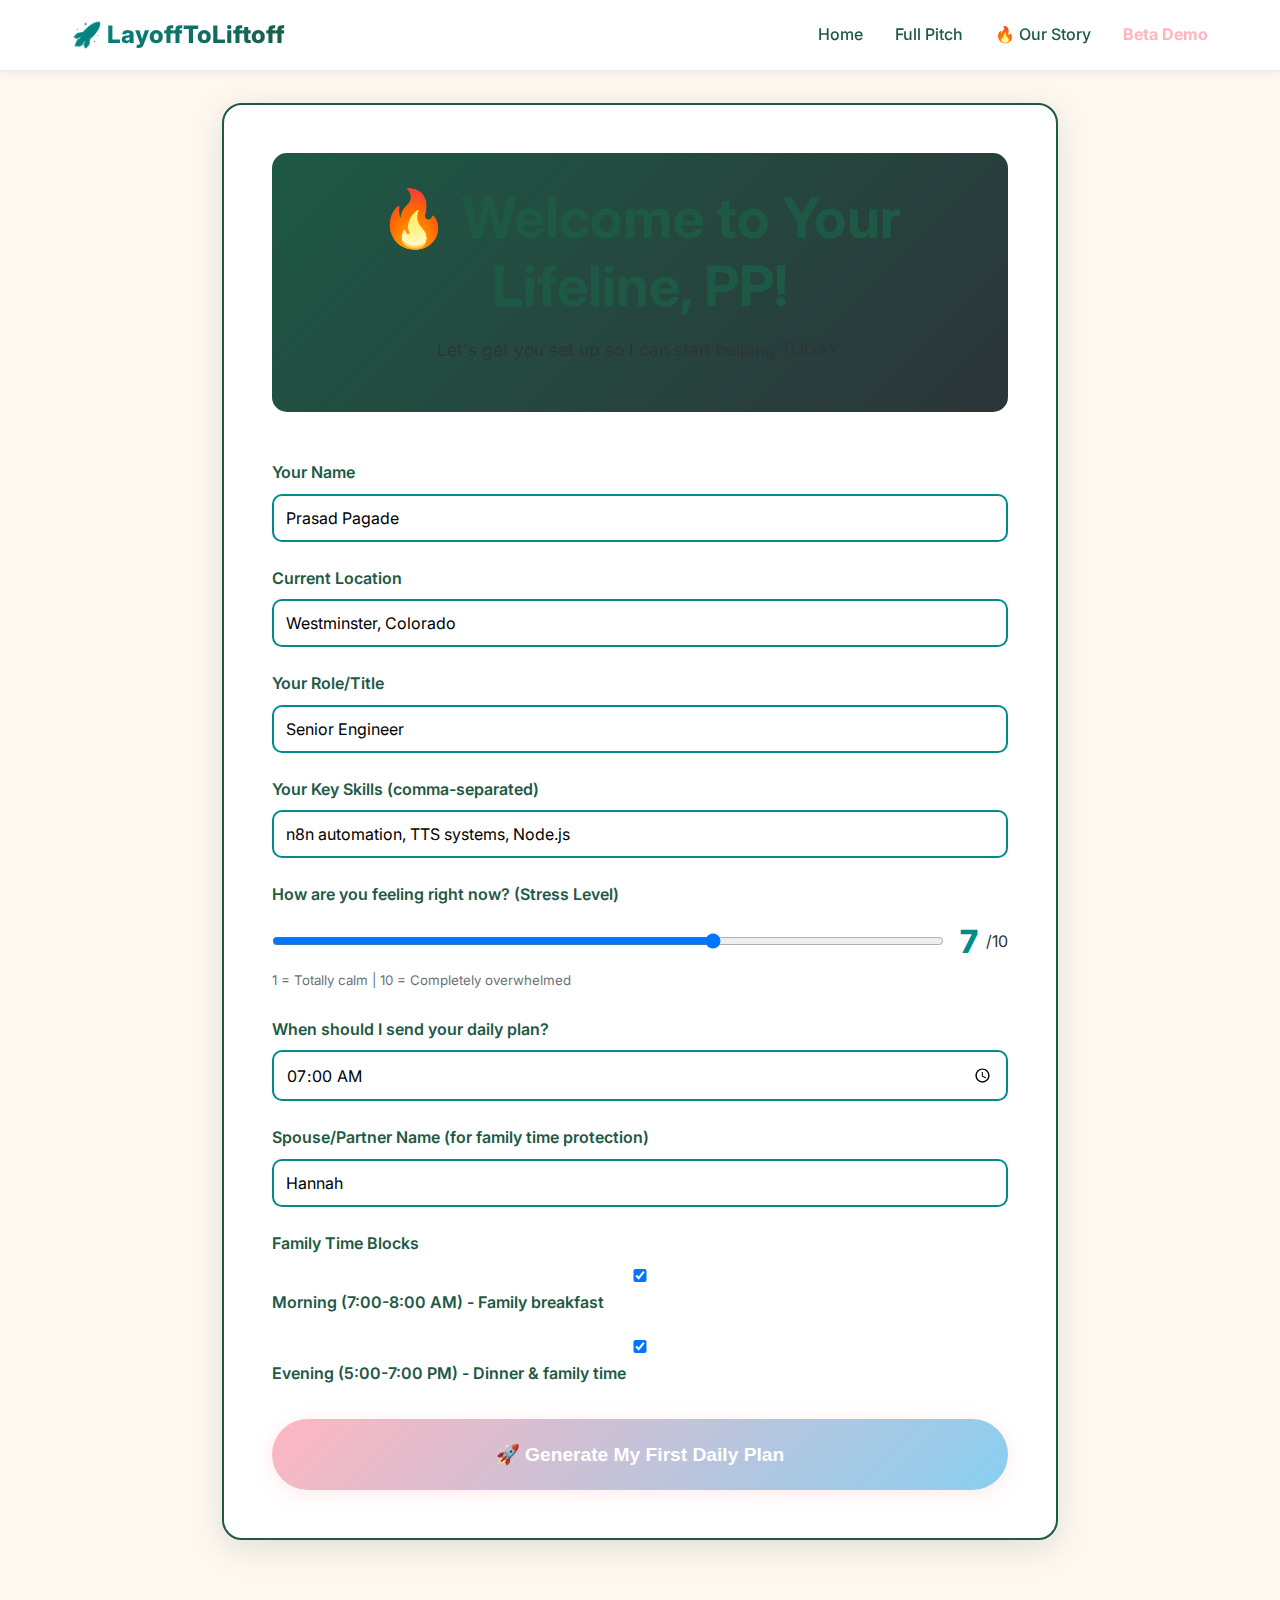
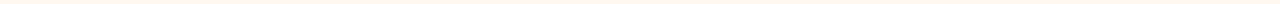
<file: demo.html>
<!DOCTYPE html>
<html lang="en">
<head>
    <meta charset="UTF-8">
    <meta name="viewport" content="width=device-width, initial-scale=1.0">
    <title>LayoffToLiftoff - Beta Demo</title>
    
    <!-- Fonts -->
    <link rel="preconnect" href="https://fonts.googleapis.com">
    <link rel="preconnect" href="https://fonts.gstatic.com" crossorigin>
    <link href="https://fonts.googleapis.com/css2?family=Inter:wght@400;500;600;700;800&display=swap" rel="stylesheet">
    
    <!-- Styles -->
    <link rel="stylesheet" href="css/main.css">
    <link rel="stylesheet" href="css/animations.css">
    
    <style>
        /* Demo-specific styles */
        .demo-container {
            max-width: 900px;
            margin: 0 auto;
            padding: 2rem;
        }
        
        .demo-step {
            background: var(--soft-white);
            border-radius: 20px;
            padding: 3rem;
            margin-bottom: 2rem;
            box-shadow: var(--shadow-lg);
            border: 2px solid var(--dark-viridian);
        }
        
        .demo-step.hidden {
            display: none;
        }
        
        .demo-header {
            text-align: center;
            margin-bottom: 3rem;
            padding: 2rem;
            background: var(--gradient-hero);
            color: var(--soft-white);
            border-radius: 15px;
        }
        
        .form-group {
            margin-bottom: 1.5rem;
        }
        
        .form-group label {
            display: block;
            font-weight: 600;
            margin-bottom: 0.5rem;
            color: var(--dark-viridian);
        }
        
        .form-group input,
        .form-group select,
        .form-group textarea {
            width: 100%;
            padding: 0.75rem;
            border: 2px solid var(--teal);
            border-radius: 10px;
            font-family: var(--font-main);
            font-size: 1rem;
        }
        
        .form-group input:focus,
        .form-group select:focus,
        .form-group textarea:focus {
            outline: none;
            border-color: var(--baby-pink);
        }
        
        .stress-slider {
            width: 100%;
            height: 8px;
            background: var(--gradient-pink-blue);
            border-radius: 5px;
            outline: none;
        }
        
        .stress-value {
            display: inline-block;
            font-size: 2rem;
            font-weight: 800;
            color: var(--teal);
            margin-left: 1rem;
        }
        
        .checkbox-group {
            display: flex;
            flex-direction: column;
            gap: 0.75rem;
        }
        
        .checkbox-label {
            display: flex;
            align-items: center;
            gap: 0.5rem;
            cursor: pointer;
        }
        
        .daily-plan {
            background: var(--dark-viridian);
            color: var(--soft-white);
            padding: 2rem;
            border-radius: 15px;
            font-family: 'Courier New', monospace;
            line-height: 1.8;
        }
        
        .plan-section {
            margin-bottom: 2rem;
            padding-bottom: 2rem;
            border-bottom: 1px solid rgba(255, 255, 255, 0.2);
        }
        
        .plan-section:last-child {
            border-bottom: none;
        }
        
        .plan-section h3 {
            color: var(--baby-pink);
            margin-bottom: 1rem;
        }
        
        .task-box {
            background: rgba(255, 255, 255, 0.1);
            padding: 1.5rem;
            border-radius: 10px;
            margin-bottom: 1rem;
            border-left: 4px solid var(--teal);
        }
        
        .schedule-item {
            display: flex;
            padding: 1rem;
            border-left: 3px solid var(--baby-blue);
            margin-bottom: 0.5rem;
        }
        
        .schedule-time {
            min-width: 150px;
            font-weight: 700;
            color: var(--baby-blue);
        }
        
        .locked-time {
            border-left-color: var(--baby-pink);
        }
        
        .locked-time .schedule-time {
            color: var(--baby-pink);
        }
        
        .progress-bar {
            height: 30px;
            background: var(--gradient-teal-viridian);
            border-radius: 15px;
            display: flex;
            align-items: center;
            justify-content: center;
            color: white;
            font-weight: 700;
        }
        
        .loading {
            text-align: center;
            padding: 3rem;
        }
        
        .loading-spinner {
            border: 4px solid var(--cream);
            border-top: 4px solid var(--teal);
            border-radius: 50%;
            width: 50px;
            height: 50px;
            animation: spin 1s linear infinite;
            margin: 0 auto 1rem;
        }
        
        @keyframes spin {
            0% { transform: rotate(0deg); }
            100% { transform: rotate(360deg); }
        }
    </style>
</head>
<body style="background: var(--cream);">
    
    <!-- NAVIGATION -->
    <nav>
        <div class="nav-container">
            <div class="logo">🚀 LayoffToLiftoff</div>
            <ul class="nav-links">
                <li><a href="index.html">Home</a></li>
                <li><a href="pitch.html">Full Pitch</a></li>
                <li><a href="battle.html">🔥 Our Story</a></li>
                <li><a href="demo.html" style="color: var(--baby-pink); font-weight: 700;">Beta Demo</a></li>
            </ul>
        </div>
    </nav>

    <div class="demo-container">
        
        <!-- STEP 1: WELCOME & SETUP -->
        <div id="step1" class="demo-step">
            <div class="demo-header">
                <h1>🔥 Welcome to Your Lifeline, PP!</h1>
                <p>Let's get you set up so I can start helping TODAY.</p>
            </div>
            
            <div class="form-group">
                <label>Your Name</label>
                <input type="text" id="userName" value="Prasad Pagade" placeholder="Enter your name">
            </div>
            
            <div class="form-group">
                <label>Current Location</label>
                <input type="text" id="userLocation" value="Westminster, Colorado" placeholder="City, State">
            </div>
            
            <div class="form-group">
                <label>Your Role/Title</label>
                <input type="text" id="userRole" value="Senior Engineer" placeholder="e.g., Senior Engineer">
            </div>
            
            <div class="form-group">
                <label>Your Key Skills (comma-separated)</label>
                <input type="text" id="userSkills" value="n8n automation, TTS systems, Node.js" placeholder="e.g., Python, AWS, Machine Learning">
            </div>
            
            <div class="form-group">
                <label>How are you feeling right now? (Stress Level)</label>
                <div style="display: flex; align-items: center;">
                    <input type="range" min="1" max="10" value="7" id="stressLevel" class="stress-slider">
                    <span class="stress-value" id="stressValue">7</span>
                    <span style="margin-left: 0.5rem;">/10</span>
                </div>
                <small style="color: var(--charcoal); opacity: 0.7;">1 = Totally calm | 10 = Completely overwhelmed</small>
            </div>
            
            <div class="form-group">
                <label>When should I send your daily plan?</label>
                <input type="time" id="planTime" value="07:00">
            </div>
            
            <div class="form-group">
                <label>Spouse/Partner Name (for family time protection)</label>
                <input type="text" id="spouseName" value="Hannah" placeholder="Optional">
            </div>
            
            <div class="form-group">
                <label>Family Time Blocks</label>
                <div class="checkbox-group">
                    <label class="checkbox-label">
                        <input type="checkbox" checked> Morning (7:00-8:00 AM) - Family breakfast
                    </label>
                    <label class="checkbox-label">
                        <input type="checkbox" checked> Evening (5:00-7:00 PM) - Dinner & family time
                    </label>
                </div>
            </div>
            
            <button class="btn btn-primary" onclick="generatePlan()" style="width: 100%; font-size: 1.2rem; padding: 1.5rem;">
                🚀 Generate My First Daily Plan
            </button>
        </div>
        
        <!-- STEP 2: LOADING -->
        <div id="step2" class="demo-step hidden">
            <div class="loading">
                <div class="loading-spinner"></div>
                <h2>Generating Your Personalized Daily Plan...</h2>
                <p>Analyzing your situation, scanning jobs, creating your custom plan...</p>
            </div>
        </div>
        
        <!-- STEP 3: DAILY PLAN -->
        <div id="step3" class="demo-step hidden">
            <div class="demo-header">
                <h2>📊 Your Daily Liftoff Plan - Day 1</h2>
                <p>Generated just for you at <span id="displayTime">7:00 AM</span></p>
            </div>
            
            <div class="daily-plan" id="dailyPlan">
                <!-- Plan will be generated here -->
            </div>
            
            <div style="margin-top: 2rem; text-align: center;">
                <button class="btn btn-secondary" onclick="showStep(1)" style="margin-right: 1rem;">
                    ← Edit My Info
                </button>
                <button class="btn btn-primary" onclick="alert('🎉 Beta launches soon! Join the waitlist at LayoffToLiftoff.com')">
                    Sign Up for Beta →
                </button>
            </div>
        </div>
        
    </div>

    <!-- DEMO SCRIPT -->
    <script>
        // Update stress value display
        document.getElementById('stressLevel').addEventListener('input', function() {
            document.getElementById('stressValue').textContent = this.value;
        });
        
        function showStep(stepNumber) {
            document.getElementById('step1').classList.add('hidden');
            document.getElementById('step2').classList.add('hidden');
            document.getElementById('step3').classList.add('hidden');
            document.getElementById('step' + stepNumber).classList.remove('hidden');
            window.scrollTo(0, 0);
        }
        
        function generatePlan() {
            // Get form values
            const userName = document.getElementById('userName').value;
            const userRole = document.getElementById('userRole').value;
            const userSkills = document.getElementById('userSkills').value;
            const stressLevel = document.getElementById('stressLevel').value;
            const spouseName = document.getElementById('spouseName').value;
            const planTime = document.getElementById('planTime').value;
            
            // Show loading
            showStep(2);
            
            // Simulate AI generation (2 seconds)
            setTimeout(() => {
                // Generate plan
                const plan = `
━━━━━━━━━━━━━━━━━━━━━━━━━━━━━━━━━━━━━
Good morning ${userName}!

Today is your FIRST day of Liftoff.
Let's make it count. You do 2 hours of work.
I handle the rest.

━━━━━━━━━━━━━━━━━━━━━━━━━━━━━━━━━━━━━

�� YOUR 3 TASKS TODAY:

<div class="task-box">
<strong>TASK 1: Apply to Senior Automation Engineer Role</strong><br>
Company: TechCorp (Remote)<br>
Why: Perfect match - they need ${userSkills.split(',')[0]} expertise<br>
Time: 45 minutes<br>
<a href="#" style="color: var(--baby-blue);">[View Job →]</a>
</div>

<div class="task-box">
<strong>TASK 2: Update LinkedIn Profile</strong><br>
Quick win to boost visibility<br>
New headline: "${userRole} | ${userSkills.split(',')[0]} Expert"<br>
Time: 10 minutes<br>
<a href="#" style="color: var(--baby-blue);">[Go to LinkedIn →]</a>
</div>

<div class="task-box">
<strong>TASK 3: Coffee Chat Outreach</strong><br>
Connect with former colleague in your field<br>
Message template provided<br>
Time: 15 minutes<br>
<a href="#" style="color: var(--baby-blue);">[See Message →]</a>
</div>

<strong>TOTAL TIME: 1 hour 10 minutes</strong><br>
Then you're DONE for the day!

━━━━━━━━━━━━━━━━━━━━━━━━━━━━━━━━━━━━━

⏰ YOUR SCHEDULE TODAY:

<div class="schedule-item locked-time">
    <div class="schedule-time">7:00-8:00 AM</div>
    <div>🔒 FAMILY BREAKFAST (LOCKED)<br>Time with ${spouseName} - No work allowed!</div>
</div>

<div class="schedule-item">
    <div class="schedule-time">9:00-10:30 AM</div>
    <div>💪 Your 3 Tasks<br>Focus mode: Complete & done</div>
</div>

<div class="schedule-item">
    <div class="schedule-time">10:30-11:30 AM</div>
    <div>☕ Break Time (MANDATORY)<br>Walk, coffee, NOT at computer</div>
</div>

<div class="schedule-item">
    <div class="schedule-time">11:30 AM</div>
    <div>🎉 YOU'RE DONE FOR THE DAY!<br>Seriously. Close the laptop. I've got the rest.</div>
</div>

<div class="schedule-item locked-time">
    <div class="schedule-time">5:00-7:00 PM</div>
    <div>🔒 FAMILY TIME (LOCKED)<br>Dinner with ${spouseName} - NO JOB SEARCH!</div>
</div>

━━━━━━━━━━━━━━━━━━━━━━━━━━━━━━━━━━━━━

✅ WHAT I'M HANDLING FOR YOU:

├── 🔍 Scanning 500+ jobs on LinkedIn, Indeed, Dice
├── 📊 Found 47 matches, filtered to 3 perfect ones
├── 👀 Monitoring your applications
├── 🔬 Researching companies (culture, red flags)
├── 📈 Updating your tracker automatically
└── 🚨 Watching for urgent opportunities

━━━━━━━━━━━━━━━━━━━━━━━━━━━━━━━━━━━━━

📊 YOUR PROGRESS:

Days into Liftoff: <strong>1</strong><br>
Current Stress: <strong>${stressLevel}/10</strong> ${stressLevel > 7 ? "(We'll help bring this down!)" : "(Great! Let's keep it here!)"}<br>
Applications Sent: <strong>0</strong> (let's fix that today!)<br>
Family Time Protected: <strong>YES!</strong> ✅

━━━━━━━━━━━━━━━━━━━━━━━━━━━━━━━━━━━━━

🚫 IMPORTANT MESSAGE:

${userName}, I know your brain.

Right now you want to:
- Open LinkedIn and scroll for hours
- Apply to 50 random jobs
- Research every company
- Worry about everything

<strong style="color: var(--baby-pink);">DON'T.</strong>

I'm watching ALL of that for you.
If something important happens, I'll tell you.

Do your 3 tasks. Then STOP.
Trust me. This works.

${spouseName} built this FOR you.
Let me help you.

- Your Liftoff AI 🚀

━━━━━━━━━━━━━━━━━━━━━━━━━━━━━━━━━━━━━
                `;
                
                document.getElementById('dailyPlan').innerHTML = plan;
                document.getElementById('displayTime').textContent = planTime;
                showStep(3);
            }, 2000);
        }
    </script>
    
</body>
</html>
</file>
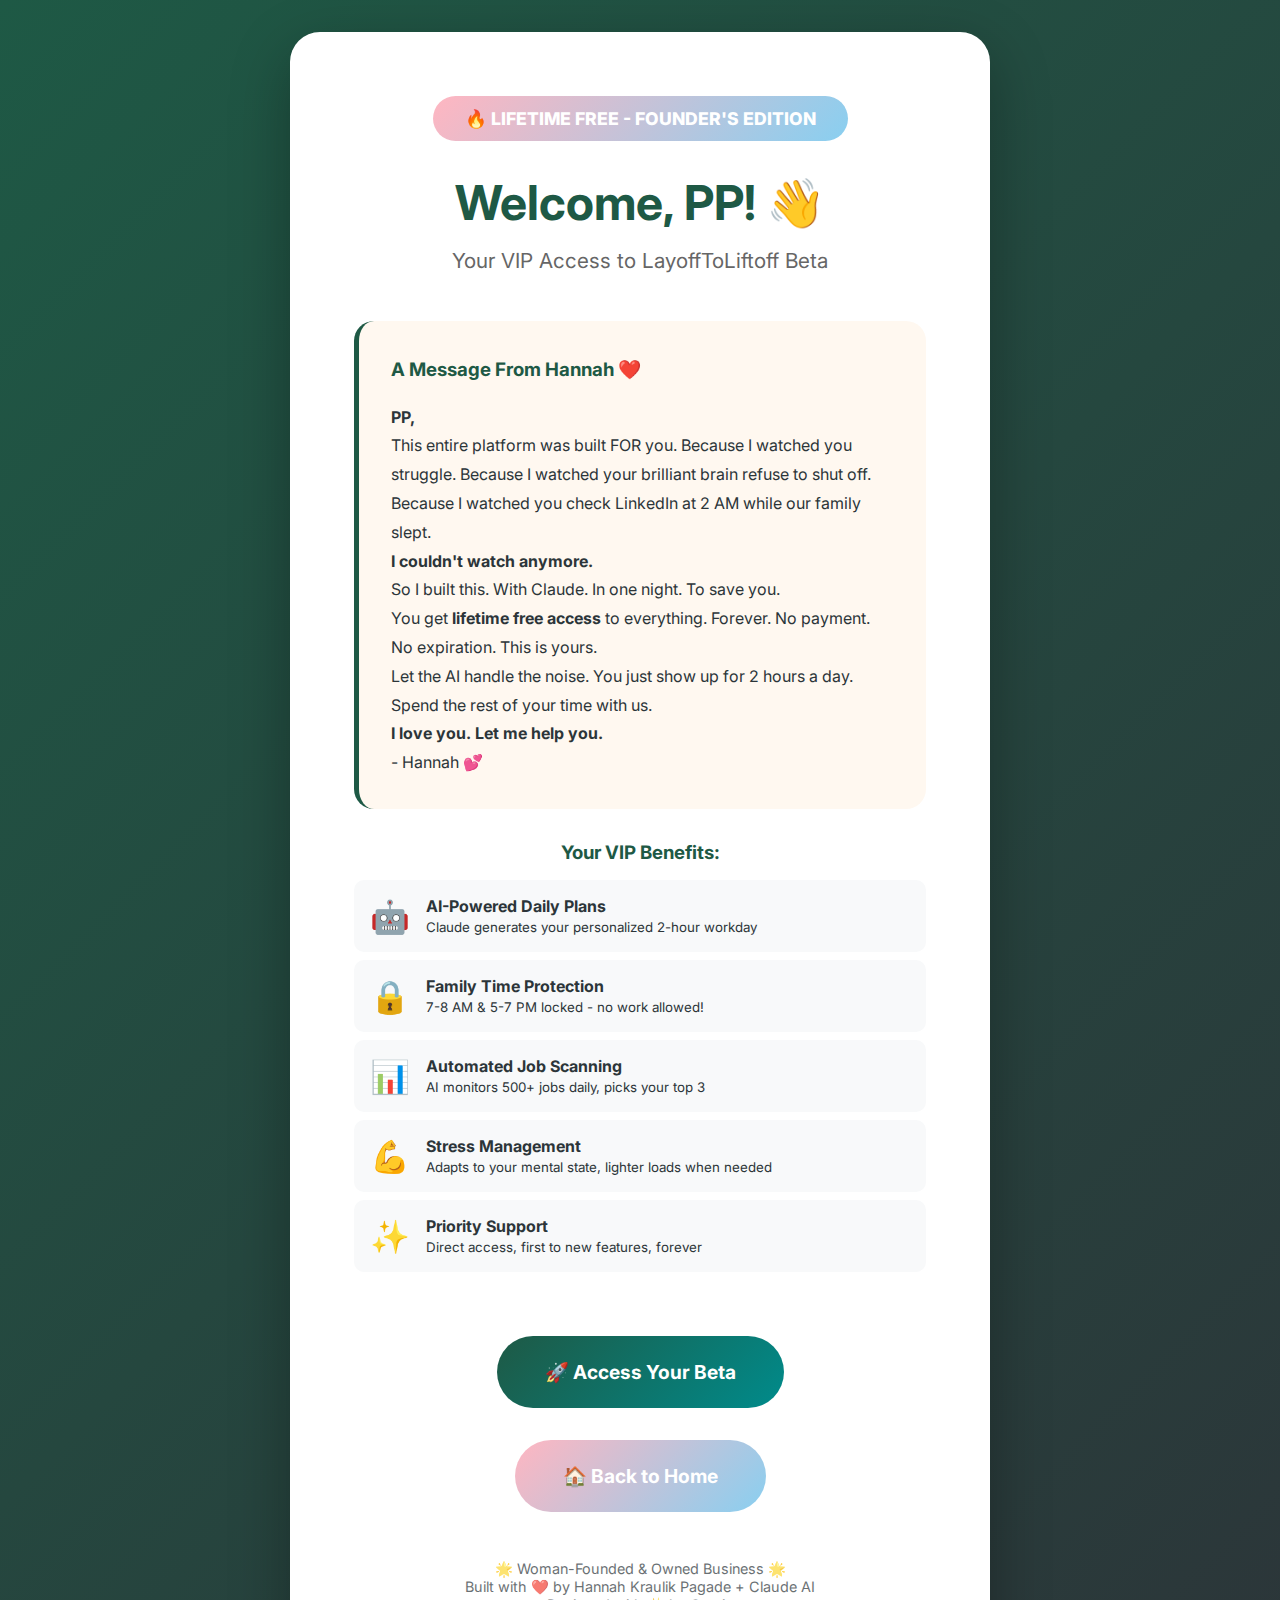
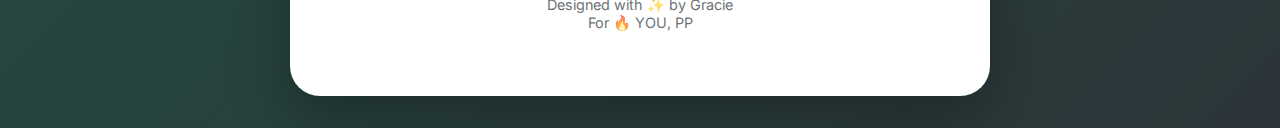
<file: vip.html>
<!DOCTYPE html>
<html lang="en">
<head>
    <meta charset="UTF-8">
    <meta name="viewport" content="width=device-width, initial-scale=1.0">
    <title>PP's VIP Access - LayoffToLiftoff</title>
    <link rel="preconnect" href="https://fonts.googleapis.com">
    <link href="https://fonts.googleapis.com/css2?family=Inter:wght@400;600;700;800&display=swap" rel="stylesheet">
    <style>
        * { margin: 0; padding: 0; box-sizing: border-box; }
        body {
            font-family: 'Inter', sans-serif;
            background: linear-gradient(135deg, #1E5945 0%, #2C3539 100%);
            color: white;
            min-height: 100vh;
            display: flex;
            align-items: center;
            justify-content: center;
            padding: 2rem;
        }
        .vip-container {
            max-width: 700px;
            background: white;
            color: #2C3539;
            border-radius: 30px;
            padding: 4rem;
            box-shadow: 0 20px 60px rgba(0,0,0,0.3);
            text-align: center;
        }
        .vip-badge {
            background: linear-gradient(135deg, #FFB6C1 0%, #89CFF0 100%);
            color: white;
            padding: 0.75rem 2rem;
            border-radius: 50px;
            display: inline-block;
            font-weight: 800;
            font-size: 1.1rem;
            margin-bottom: 2rem;
            animation: pulse 2s infinite;
        }
        @keyframes pulse {
            0%, 100% { transform: scale(1); }
            50% { transform: scale(1.05); }
        }
        h1 {
            font-size: 3rem;
            color: #1E5945;
            margin-bottom: 1rem;
        }
        .subtitle {
            font-size: 1.3rem;
            color: #666;
            margin-bottom: 3rem;
        }
        .message-box {
            background: #FFF8F0;
            padding: 2rem;
            border-radius: 20px;
            border-left: 5px solid #1E5945;
            text-align: left;
            margin: 2rem 0;
            line-height: 1.8;
        }
        .message-box h3 {
            color: #1E5945;
            margin-bottom: 1rem;
        }
        .btn {
            background: linear-gradient(135deg, #1E5945 0%, #008B8B 100%);
            color: white;
            padding: 1.5rem 3rem;
            border-radius: 50px;
            border: none;
            font-size: 1.2rem;
            font-weight: 700;
            cursor: pointer;
            text-decoration: none;
            display: inline-block;
            margin: 1rem 0.5rem;
            transition: transform 0.3s ease;
        }
        .btn:hover {
            transform: translateY(-3px);
        }
        .features {
            text-align: left;
            margin: 2rem 0;
        }
        .feature {
            padding: 1rem;
            margin: 0.5rem 0;
            background: #f8f9fa;
            border-radius: 10px;
            display: flex;
            align-items: center;
            gap: 1rem;
        }
        .feature-icon {
            font-size: 2rem;
        }
    </style>
</head>
<body>
    <div class="vip-container">
        <div class="vip-badge">🔥 LIFETIME FREE - FOUNDER'S EDITION</div>
        
        <h1>Welcome, PP! 👋</h1>
        <p class="subtitle">Your VIP Access to LayoffToLiftoff Beta</p>
        
        <div class="message-box">
            <h3>A Message From Hannah ❤️</h3>
            <p><strong>PP,</strong></p>
            <p>This entire platform was built FOR you. Because I watched you struggle. Because I watched your brilliant brain refuse to shut off. Because I watched you check LinkedIn at 2 AM while our family slept.</p>
            <p><strong>I couldn't watch anymore.</strong></p>
            <p>So I built this. With Claude. In one night. To save you.</p>
            <p>You get <strong>lifetime free access</strong> to everything. Forever. No payment. No expiration. This is yours.</p>
            <p>Let the AI handle the noise. You just show up for 2 hours a day. Spend the rest of your time with us.</p>
            <p><strong>I love you. Let me help you.</strong></p>
            <p>- Hannah 💕</p>
        </div>
        
        <div class="features">
            <h3 style="text-align: center; color: #1E5945; margin-bottom: 1rem;">Your VIP Benefits:</h3>
            
            <div class="feature">
                <span class="feature-icon">🤖</span>
                <div>
                    <strong>AI-Powered Daily Plans</strong><br>
                    <small>Claude generates your personalized 2-hour workday</small>
                </div>
            </div>
            
            <div class="feature">
                <span class="feature-icon">🔒</span>
                <div>
                    <strong>Family Time Protection</strong><br>
                    <small>7-8 AM & 5-7 PM locked - no work allowed!</small>
                </div>
            </div>
            
            <div class="feature">
                <span class="feature-icon">📊</span>
                <div>
                    <strong>Automated Job Scanning</strong><br>
                    <small>AI monitors 500+ jobs daily, picks your top 3</small>
                </div>
            </div>
            
            <div class="feature">
                <span class="feature-icon">💪</span>
                <div>
                    <strong>Stress Management</strong><br>
                    <small>Adapts to your mental state, lighter loads when needed</small>
                </div>
            </div>
            
            <div class="feature">
                <span class="feature-icon">✨</span>
                <div>
                    <strong>Priority Support</strong><br>
                    <small>Direct access, first to new features, forever</small>
                </div>
            </div>
        </div>
        
        <div style="margin-top: 3rem;">
            <a href="demo-react.html" class="btn">🚀 Access Your Beta</a>
            <a href="index.html" class="btn" style="background: linear-gradient(135deg, #FFB6C1 0%, #89CFF0 100%);">🏠 Back to Home</a>
        </div>
        
        <p style="margin-top: 2rem; opacity: 0.7; font-size: 0.9rem;">
            🌟 Woman-Founded & Owned Business 🌟<br>Built with ❤️ by Hannah Kraulik Pagade + Claude AI<br>
            Designed with ✨ by Gracie<br>
            For 🔥 YOU, PP
        </p>
    </div>
</body>
</html>
</file>
<file: css/main.css>
/* ============================================
   LAYOFF TO LIFTOFF - MAIN STYLES
   Classy, Not Flashy (Gracie-Approved!) ✨👸
   ============================================ */

:root {
  --baby-pink: #FFB6C1;
  --teal: #008B8B;
  --dark-viridian: #1E5945;
  --baby-blue: #89CFF0;
  --cream: #FFF8F0;
  --charcoal: #2C3539;
  --soft-white: #FFFFFF;
  
  --gradient-pink-blue: linear-gradient(135deg, #FFB6C1 0%, #89CFF0 100%);
  --gradient-teal-viridian: linear-gradient(135deg, #008B8B 0%, #1E5945 100%);
  --gradient-hero: linear-gradient(135deg, #1E5945 0%, #2C3539 100%);
  --gradient-accent: linear-gradient(135deg, #FFB6C1 0%, #008B8B 50%, #89CFF0 100%);
  
  --space-xs: 0.5rem;
  --space-sm: 1rem;
  --space-md: 2rem;
  --space-lg: 4rem;
  --space-xl: 6rem;
  
  --font-main: 'Inter', -apple-system, BlinkMacSystemFont, 'Segoe UI', sans-serif;
  
  --shadow-sm: 0 2px 8px rgba(30, 89, 69, 0.08);
  --shadow-md: 0 4px 16px rgba(30, 89, 69, 0.12);
  --shadow-lg: 0 8px 32px rgba(30, 89, 69, 0.15);
  
  --transition-fast: 0.2s ease;
  --transition-smooth: 0.3s ease;
}

* { margin: 0; padding: 0; box-sizing: border-box; }

html { font-size: 16px; scroll-behavior: smooth; }

body {
  font-family: var(--font-main);
  color: var(--charcoal);
  line-height: 1.6;
  background: var(--cream);
  -webkit-font-smoothing: antialiased;
}

h1, h2, h3, h4, h5, h6 {
  font-weight: 700;
  line-height: 1.2;
  margin-bottom: 1rem;
  color: var(--dark-viridian);
}

h1 { font-size: 3.5rem; }
h2 { font-size: 2.5rem; }
h3 { font-size: 1.75rem; }
h4 { font-size: 1.25rem; }

p { margin-bottom: 1rem; font-size: 1.1rem; color: var(--charcoal); }

a { color: var(--teal); text-decoration: none; transition: var(--transition-smooth); }
a:hover { color: var(--baby-pink); }

nav {
  background: var(--soft-white);
  box-shadow: var(--shadow-sm);
  position: sticky;
  top: 0;
  z-index: 1000;
  padding: 1rem 0;
  border-bottom: 1px solid rgba(30, 89, 69, 0.1);
}

.nav-container {
  max-width: 1200px;
  margin: 0 auto;
  padding: 0 2rem;
  display: flex;
  justify-content: space-between;
  align-items: center;
}

.logo {
  font-size: 1.5rem;
  font-weight: 800;
  background: var(--gradient-teal-viridian);
  -webkit-background-clip: text;
  -webkit-text-fill-color: transparent;
  background-clip: text;
}

.nav-links { display: flex; list-style: none; gap: 2rem; }
.nav-links a { color: var(--dark-viridian); font-weight: 500; }
.nav-links a:hover { color: var(--baby-pink); }

.container { max-width: 1200px; margin: 0 auto; padding: 0 2rem; }
section { padding: var(--space-xl) 0; }

.hero {
  background: var(--gradient-hero);
  color: var(--soft-white);
  min-height: 90vh;
  display: flex;
  align-items: center;
  position: relative;
  overflow: hidden;
}

.hero::before {
  content: '';
  position: absolute;
  top: 0; left: 0; right: 0; bottom: 0;
  background: radial-gradient(circle at 20% 50%, rgba(255, 182, 193, 0.08) 0%, transparent 50%),
              radial-gradient(circle at 80% 80%, rgba(0, 139, 139, 0.08) 0%, transparent 50%);
  pointer-events: none;
}

.hero-content {
  position: relative;
  z-index: 1;
  text-align: center;
  max-width: 900px;
  margin: 0 auto;
}

.hero h1 {
  font-size: 4rem;
  margin-bottom: 1.5rem;
  background: linear-gradient(135deg, var(--soft-white) 0%, var(--baby-blue) 100%);
  -webkit-background-clip: text;
  -webkit-text-fill-color: transparent;
  color: var(--soft-white);
}

.hero p { font-size: 1.4rem; margin-bottom: 2rem; opacity: 0.95; color: var(--cream); }

.btn {
  display: inline-block;
  padding: 1rem 2.5rem;
  font-size: 1.1rem;
  font-weight: 600;
  border-radius: 50px;
  transition: var(--transition-smooth);
  cursor: pointer;
  border: none;
  text-align: center;
}

.btn-primary {
  background: var(--gradient-pink-blue);
  color: var(--soft-white);
  box-shadow: 0 4px 20px rgba(255, 182, 193, 0.3);
}

.btn-primary:hover {
  transform: translateY(-2px);
  box-shadow: 0 6px 30px rgba(255, 182, 193, 0.4);
}

.btn-secondary {
  background: var(--gradient-teal-viridian);
  color: var(--soft-white);
  box-shadow: 0 4px 20px rgba(0, 139, 139, 0.3);
}

.btn-secondary:hover {
  transform: translateY(-2px);
  box-shadow: 0 6px 30px rgba(0, 139, 139, 0.4);
}

.btn-outline {
  background: transparent;
  color: var(--soft-white);
  border: 2px solid var(--soft-white);
}

.btn-outline:hover { background: var(--soft-white); color: var(--teal); }

.hero-buttons { display: flex; gap: 1.5rem; justify-content: center; flex-wrap: wrap; }

.card {
  background: var(--soft-white);
  border-radius: 20px;
  padding: 2.5rem;
  box-shadow: var(--shadow-md);
  transition: var(--transition-smooth);
  border: 1px solid rgba(30, 89, 69, 0.08);
}

.card:hover {
  transform: translateY(-5px);
  box-shadow: var(--shadow-lg);
  border-color: var(--baby-pink);
}

.card-grid {
  display: grid;
  grid-template-columns: repeat(auto-fit, minmax(280px, 1fr));
  gap: 2rem;
  margin-top: 3rem;
}

.stats-grid {
  display: grid;
  grid-template-columns: repeat(auto-fit, minmax(200px, 1fr));
  gap: 2rem;
}

.stat-card {
  text-align: center;
  padding: 2rem;
  background: var(--soft-white);
  border-radius: 15px;
  box-shadow: var(--shadow-sm);
  border: 1px solid rgba(30, 89, 69, 0.08);
}

.stat-number {
  font-size: 3.5rem;
  font-weight: 800;
  background: var(--gradient-accent);
  -webkit-background-clip: text;
  -webkit-text-fill-color: transparent;
  margin-bottom: 0.5rem;
}

.stat-label { font-size: 1rem; color: var(--charcoal); font-weight: 500; opacity: 0.8; }

.text-center { text-align: center; }

.text-gradient-pink-blue {
  background: var(--gradient-pink-blue);
  -webkit-background-clip: text;
  -webkit-text-fill-color: transparent;
}

.text-gradient-teal-viridian {
  background: var(--gradient-teal-viridian);
  -webkit-background-clip: text;
  -webkit-text-fill-color: transparent;
}

.mb-sm { margin-bottom: var(--space-sm); }
.mb-md { margin-bottom: var(--space-md); }
.mb-lg { margin-bottom: var(--space-lg); }

footer {
  background: var(--dark-viridian);
  color: var(--cream);
  padding: var(--space-lg) 0 var(--space-md);
  text-align: center;
}

footer a { color: var(--baby-pink); }
footer a:hover { color: var(--baby-blue); }

@media (max-width: 768px) {
  h1 { font-size: 2.5rem; }
  h2 { font-size: 2rem; }
  .hero h1 { font-size: 2.5rem; }
  .hero p { font-size: 1.1rem; }
  .nav-links { gap: 1rem; font-size: 0.9rem; }
  .hero-buttons { flex-direction: column; }
  .btn { width: 100%; }
  section { padding: var(--space-md) 0; }
  .container { padding: 0 1rem; }
}
</file>
<file: css/animations.css>
/* ============================================
   LAYOFF TO LIFTOFF - ANIMATIONS
   Classy, Smooth Animations (Gracie-Approved!)
   ============================================ */

/* === KEYFRAME ANIMATIONS === */

@keyframes fadeIn {
  from { opacity: 0; transform: translateY(20px); }
  to { opacity: 1; transform: translateY(0); }
}

@keyframes fadeInUp {
  from { opacity: 0; transform: translateY(30px); }
  to { opacity: 1; transform: translateY(0); }
}

@keyframes slideInLeft {
  from { opacity: 0; transform: translateX(-50px); }
  to { opacity: 1; transform: translateX(0); }
}

@keyframes slideInRight {
  from { opacity: 0; transform: translateX(50px); }
  to { opacity: 1; transform: translateX(0); }
}

@keyframes pulse {
  0%, 100% { box-shadow: 0 0 0 0 rgba(255, 182, 193, 0.4); }
  50% { box-shadow: 0 0 0 15px rgba(255, 182, 193, 0); }
}

@keyframes pulseTeal {
  0%, 100% { box-shadow: 0 0 0 0 rgba(0, 139, 139, 0.4); }
  50% { box-shadow: 0 0 0 15px rgba(0, 139, 139, 0); }
}

@keyframes glowPink {
  0%, 100% { box-shadow: 0 0 20px rgba(255, 182, 193, 0.3); }
  50% { box-shadow: 0 0 30px rgba(255, 182, 193, 0.6); }
}

@keyframes glowTeal {
  0%, 100% { box-shadow: 0 0 20px rgba(0, 139, 139, 0.3); }
  50% { box-shadow: 0 0 30px rgba(0, 139, 139, 0.6); }
}

@keyframes float {
  0%, 100% { transform: translateY(0px); }
  50% { transform: translateY(-10px); }
}

@keyframes gradientFlow {
  0% { background-position: 0% 50%; }
  50% { background-position: 100% 50%; }
  100% { background-position: 0% 50%; }
}

/* === ANIMATION CLASSES === */
.animate-fadeIn { animation: fadeIn 0.6s ease-out; }
.animate-fadeInUp { animation: fadeInUp 0.8s ease-out; }
.animate-slideInLeft { animation: slideInLeft 0.8s ease-out; }
.animate-slideInRight { animation: slideInRight 0.8s ease-out; }
.animate-pulse { animation: pulse 2s infinite; }
.animate-pulseTeal { animation: pulseTeal 2s infinite; }
.animate-glowPink { animation: glowPink 2s ease-in-out infinite; }
.animate-glowTeal { animation: glowTeal 2s ease-in-out infinite; }
.animate-float { animation: float 3s ease-in-out infinite; }

/* === DELAY CLASSES === */
.delay-100 { animation-delay: 0.1s; }
.delay-200 { animation-delay: 0.2s; }
.delay-300 { animation-delay: 0.3s; }
.delay-400 { animation-delay: 0.4s; }
.delay-500 { animation-delay: 0.5s; }

/* === GRADIENT BACKGROUND ANIMATION === */
.gradient-animated {
  background: linear-gradient(135deg, #FFB6C1, #008B8B, #89CFF0);
  background-size: 200% 200%;
  animation: gradientFlow 8s ease infinite;
}
</file>
